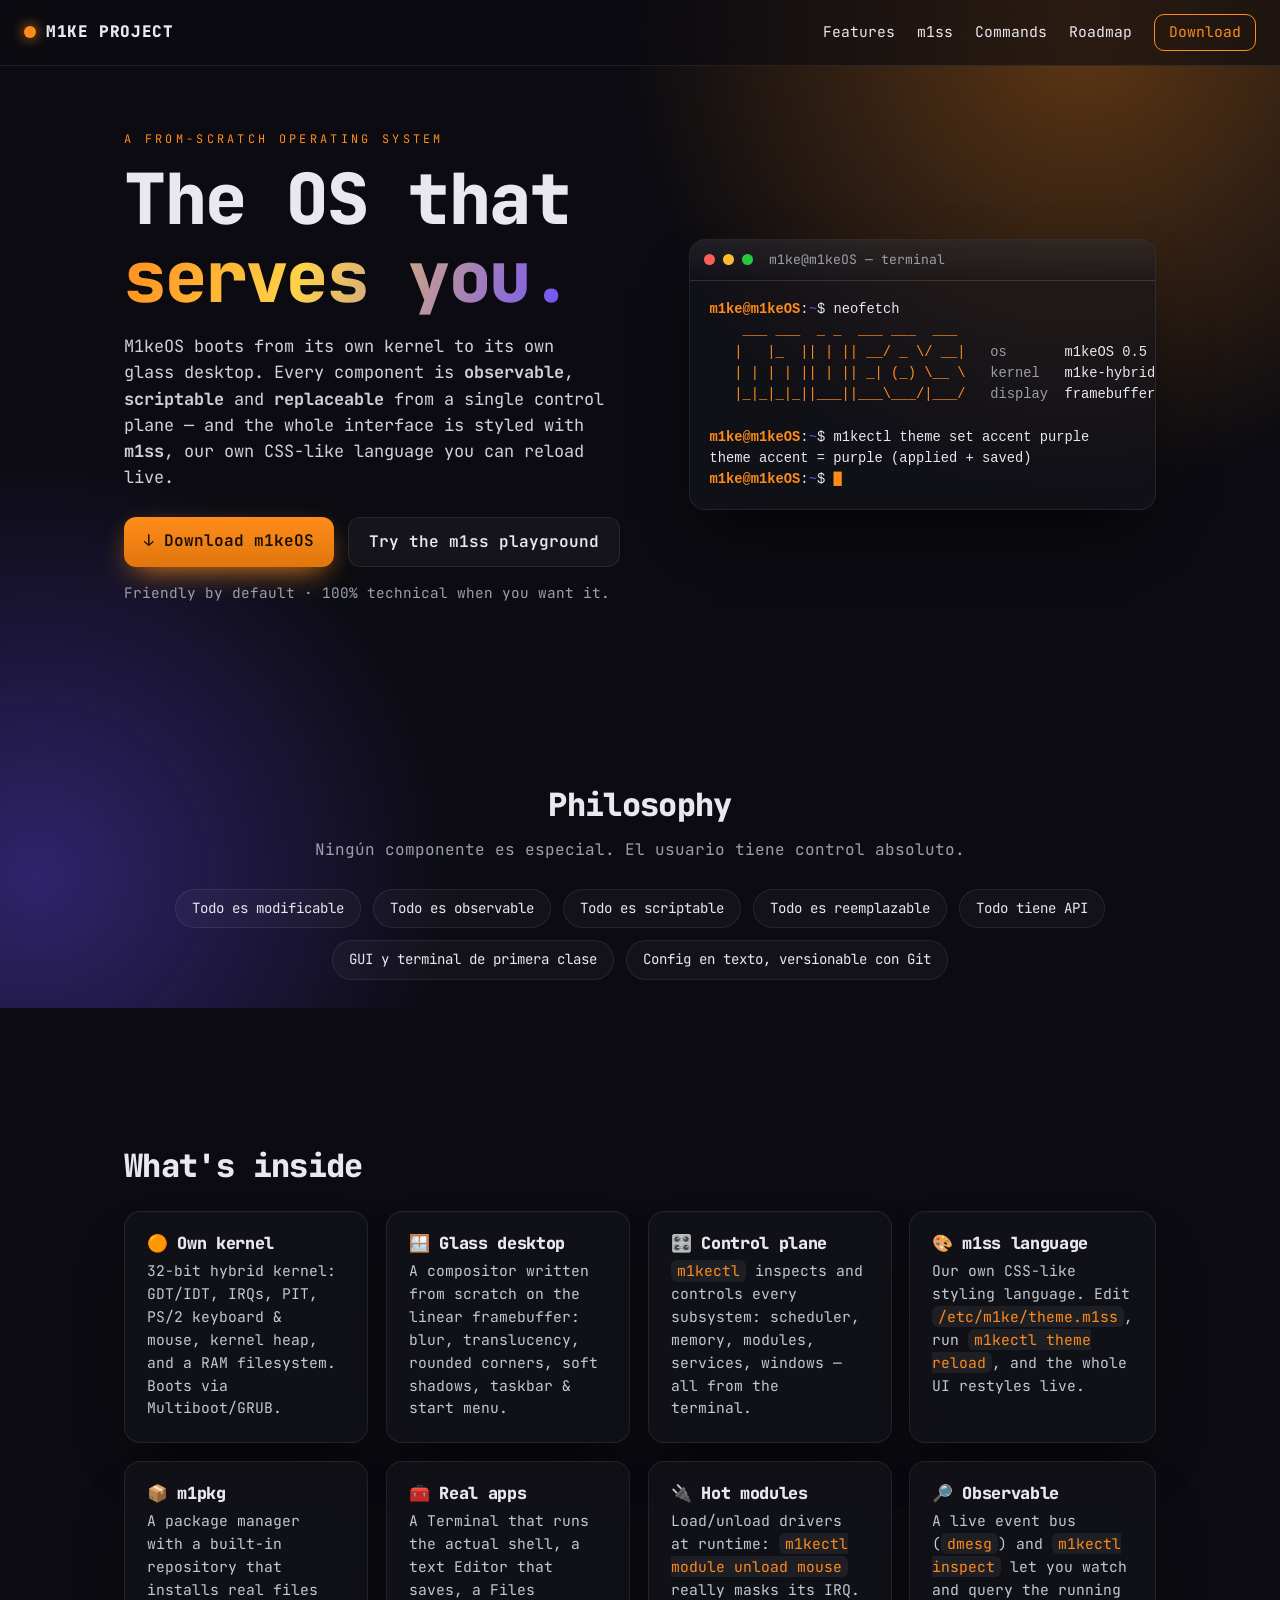
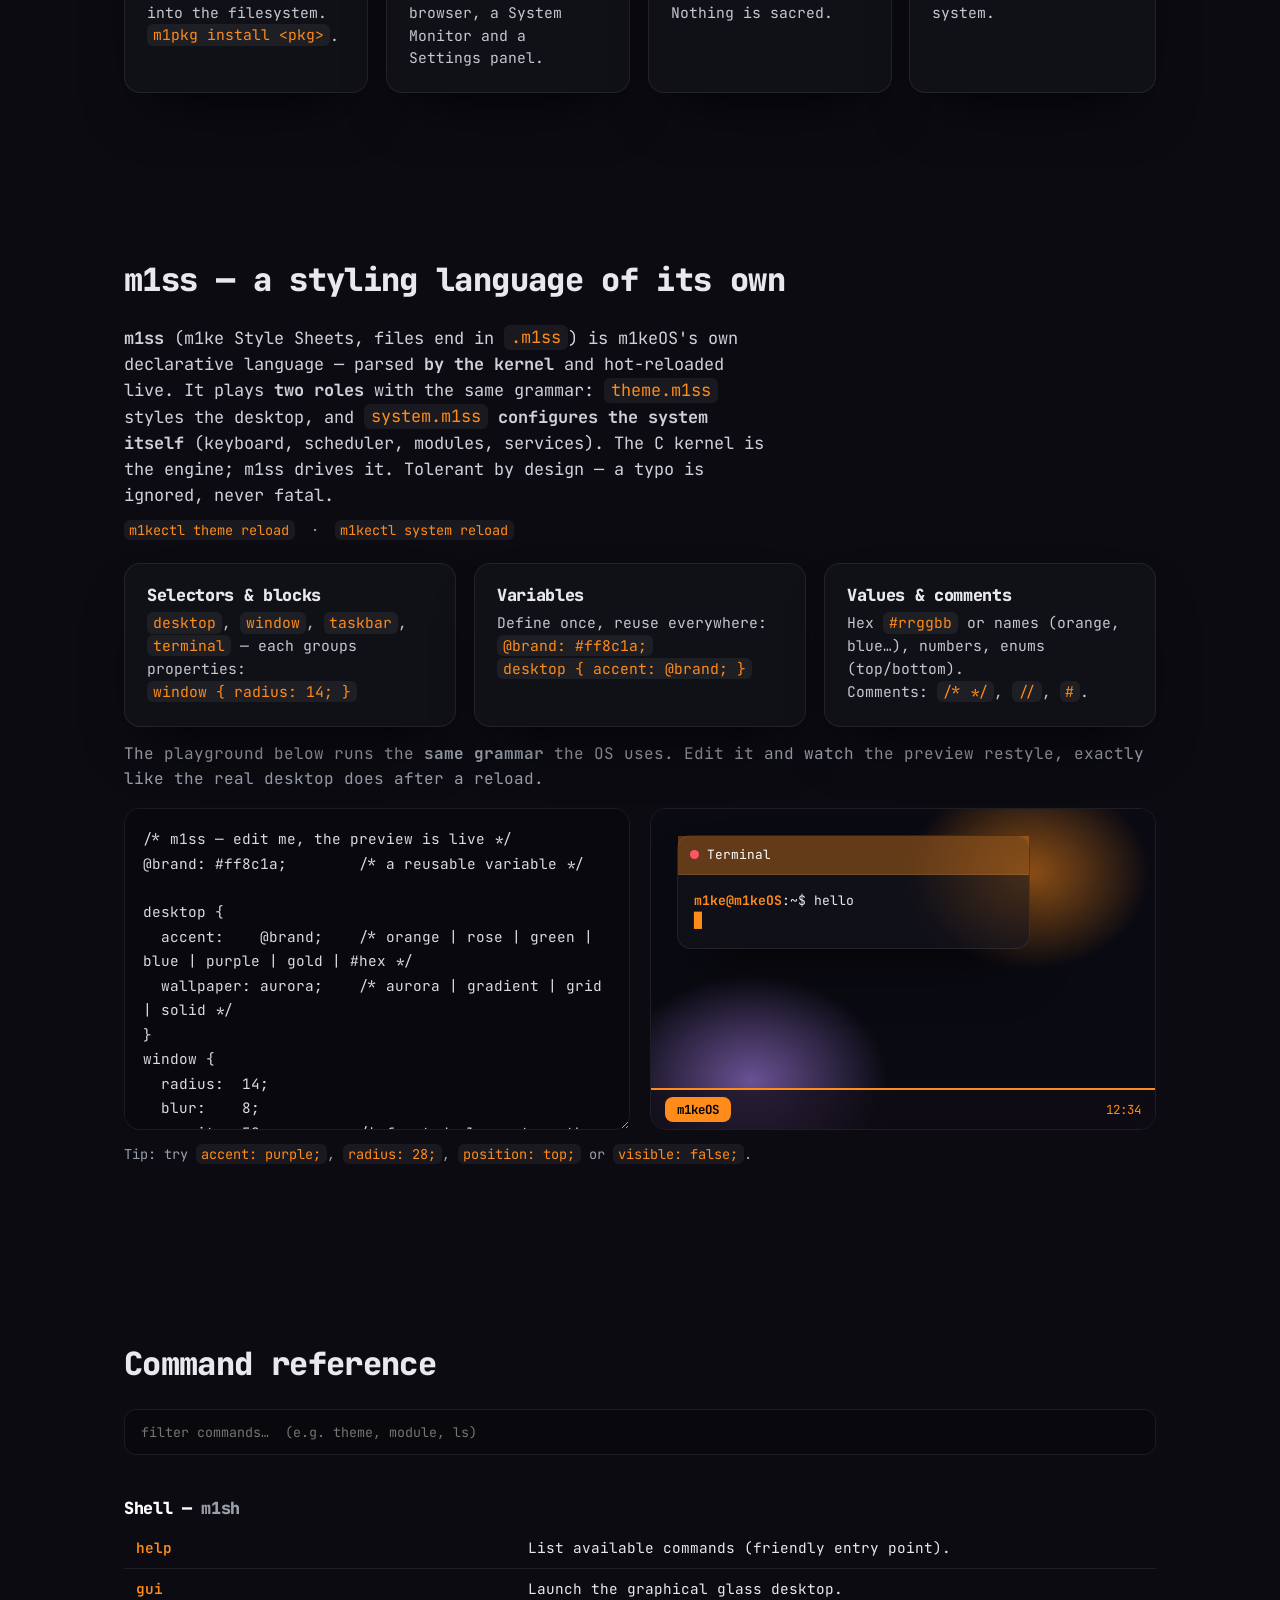
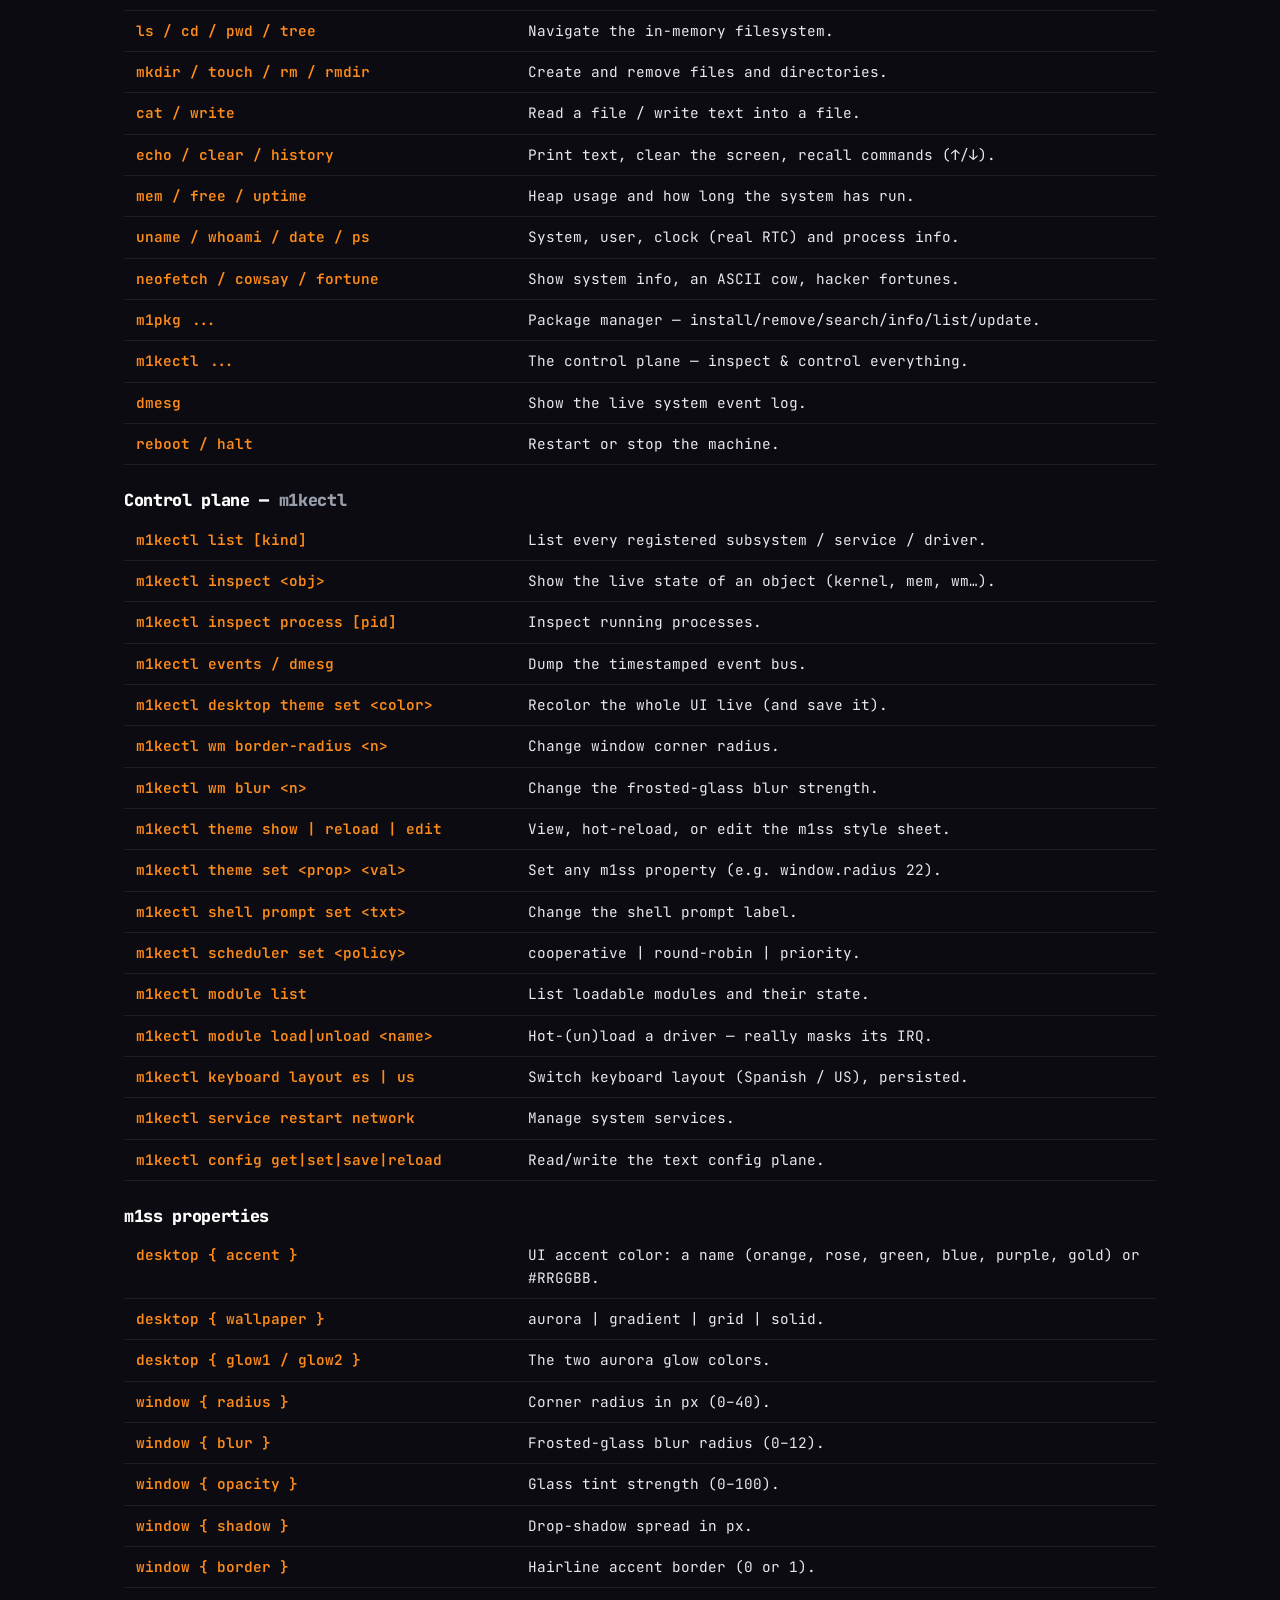
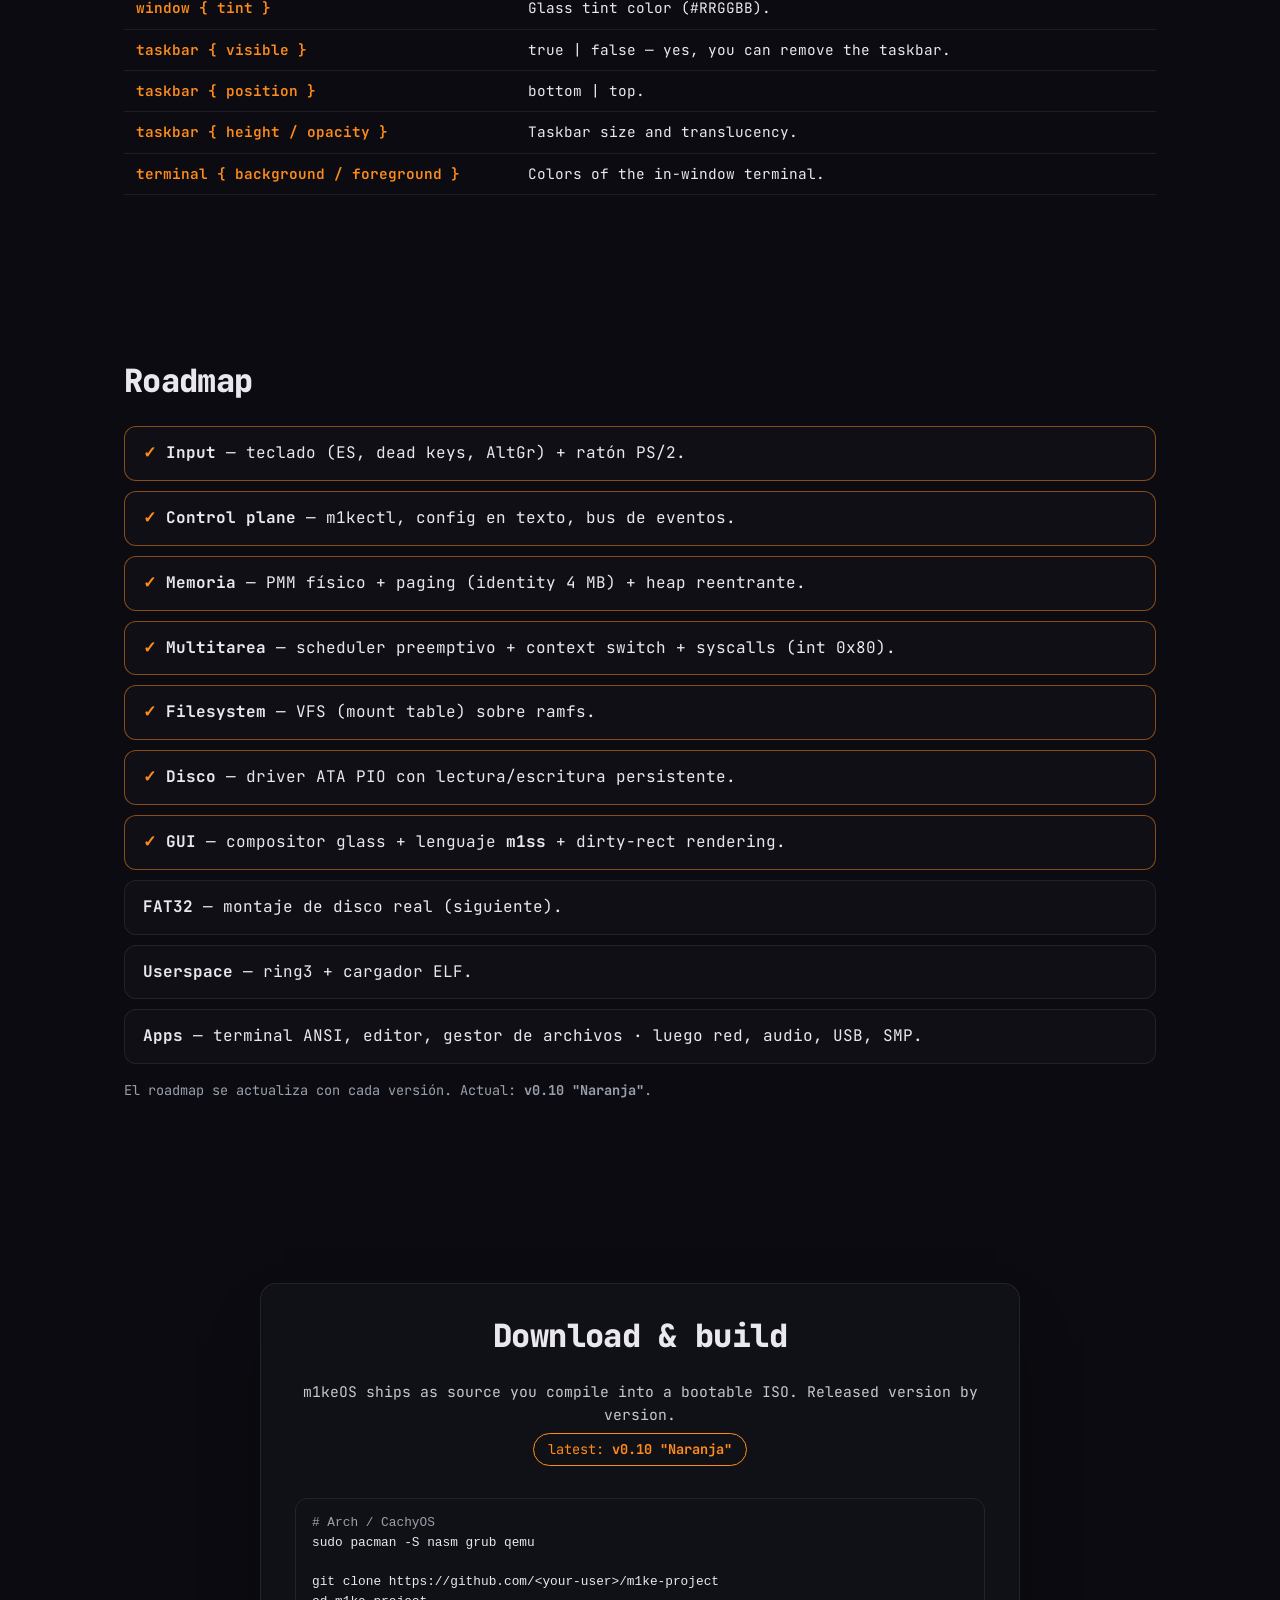
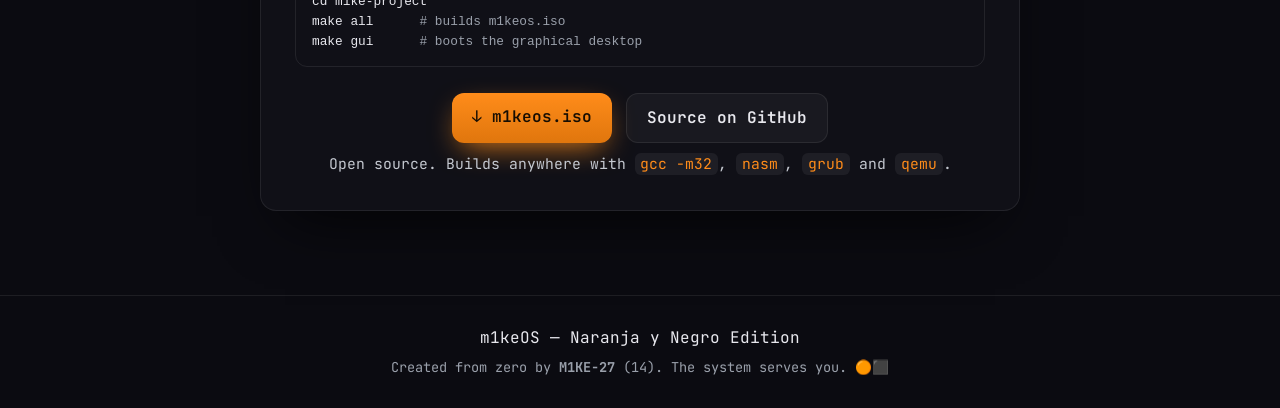
<file: index.html>
<!DOCTYPE html>
<html lang="en">
<head>
<meta charset="UTF-8" />
<meta name="viewport" content="width=device-width, initial-scale=1.0" />
<title>M1KE PROJECT — a hyper-personalizable operating system</title>
<meta name="description" content="M1keOS: a from-scratch operating system. Everything is observable, scriptable and modifiable from one control plane, and styled with m1ss — our own CSS-like language." />
<link rel="preconnect" href="https://fonts.googleapis.com" />
<link href="https://fonts.googleapis.com/css2?family=JetBrains+Mono:wght@400;500;700;800&display=swap" rel="stylesheet" />
<link rel="stylesheet" href="style.css" />
</head>
<body>
<div class="aurora"></div>

<header class="nav">
  <a class="brand" href="#top"><span class="dot"></span>M1KE&nbsp;PROJECT</a>
  <nav>
    <a href="#features">Features</a>
    <a href="#m1ss">m1ss</a>
    <a href="#commands">Commands</a>
    <a href="#roadmap">Roadmap</a>
    <a class="ghost" href="#download">Download</a>
  </nav>
</header>

<main id="top">
  <!-- ================= HERO ================= -->
  <section class="hero">
    <div class="hero-text">
      <p class="kicker">a from-scratch operating system</p>
      <h1>The OS that<br><span class="grad">serves you.</span></h1>
      <p class="lede">
        M1keOS boots from its own kernel to its own glass desktop. Every component is
        <b>observable</b>, <b>scriptable</b> and <b>replaceable</b> from a single control
        plane — and the whole interface is styled with <b>m1ss</b>, our own CSS-like
        language you can reload live.
      </p>
      <div class="cta">
        <a class="btn primary" href="#download">↓ Download m1keOS</a>
        <a class="btn" href="#m1ss">Try the m1ss playground</a>
      </div>
      <p class="sub">Friendly by default · 100% technical when you want it.</p>
    </div>

    <div class="window glass term" aria-hidden="true">
      <div class="titlebar"><span class="tb-dot r"></span><span class="tb-dot y"></span><span class="tb-dot g"></span><span class="tb-name">m1ke@m1keOS — terminal</span></div>
      <pre class="screen"><span class="p">m1ke@m1keOS</span>:<span class="c">~</span>$ neofetch
<span class="o">    ___ ___  _ _  ___ ___  ___</span>
<span class="o">   |   |_  || | || __/ _ \/ __|</span>   <span class="dim">os      </span> m1keOS 0.5 "Naranja"
<span class="o">   | | | | || | || _| (_) \__ \</span>   <span class="dim">kernel  </span> m1ke-hybrid 32-bit
<span class="o">   |_|_|_|_||___||___\___/|___/</span>   <span class="dim">display </span> framebuffer 1024x768x32

<span class="p">m1ke@m1keOS</span>:<span class="c">~</span>$ m1kectl theme set accent purple
theme accent = purple (applied + saved)
<span class="p">m1ke@m1keOS</span>:<span class="c">~</span>$ <span class="cursor">█</span></pre>
    </div>
  </section>

  <!-- ================= PHILOSOPHY ================= -->
  <section class="philo">
    <h2 class="center">Philosophy</h2>
    <p class="center muted">Ningún componente es especial. El usuario tiene control absoluto.</p>
    <div class="chips">
      <span>Todo es modificable</span><span>Todo es observable</span>
      <span>Todo es scriptable</span><span>Todo es reemplazable</span>
      <span>Todo tiene API</span><span>GUI y terminal de primera clase</span>
      <span>Config en texto, versionable con Git</span>
    </div>
  </section>

  <!-- ================= FEATURES ================= -->
  <section id="features">
    <h2>What's inside</h2>
    <div class="grid">
      <div class="card glass"><h3>🟠 Own kernel</h3><p>32-bit hybrid kernel: GDT/IDT, IRQs, PIT, PS/2 keyboard &amp; mouse, kernel heap, and a RAM filesystem. Boots via Multiboot/GRUB.</p></div>
      <div class="card glass"><h3>🪟 Glass desktop</h3><p>A compositor written from scratch on the linear framebuffer: blur, translucency, rounded corners, soft shadows, taskbar &amp; start menu.</p></div>
      <div class="card glass"><h3>🎛️ Control plane</h3><p><code>m1kectl</code> inspects and controls every subsystem: scheduler, memory, modules, services, windows — all from the terminal.</p></div>
      <div class="card glass"><h3>🎨 m1ss language</h3><p>Our own CSS-like styling language. Edit <code>/etc/m1ke/theme.m1ss</code>, run <code>m1kectl theme reload</code>, and the whole UI restyles live.</p></div>
      <div class="card glass"><h3>📦 m1pkg</h3><p>A package manager with a built-in repository that installs real files into the filesystem. <code>m1pkg install &lt;pkg&gt;</code>.</p></div>
      <div class="card glass"><h3>🧰 Real apps</h3><p>A Terminal that runs the actual shell, a text Editor that saves, a Files browser, a System Monitor and a Settings panel.</p></div>
      <div class="card glass"><h3>🔌 Hot modules</h3><p>Load/unload drivers at runtime: <code>m1kectl module unload mouse</code> really masks its IRQ. Nothing is sacred.</p></div>
      <div class="card glass"><h3>🔎 Observable</h3><p>A live event bus (<code>dmesg</code>) and <code>m1kectl inspect</code> let you watch and query the running system.</p></div>
    </div>
  </section>

  <!-- ================= m1ss LANGUAGE ================= -->
  <section id="m1ss">
    <h2>m1ss — a styling language of its own</h2>
    <p class="lede" style="max-width:64ch">
      <b>m1ss</b> (m1ke Style Sheets, files end in <code>.m1ss</code>) is m1keOS's own
      declarative language — parsed <b>by the kernel</b> and hot-reloaded live. It plays
      <b>two roles</b> with the same grammar: <code>theme.m1ss</code> styles the desktop,
      and <code>system.m1ss</code> <b>configures the system itself</b> (keyboard,
      scheduler, modules, services). The C kernel is the engine; m1ss drives it.
      Tolerant by design — a typo is ignored, never fatal.
    </p>
    <p class="muted small" style="margin-top:-6px">
      <code>m1kectl theme reload</code> &nbsp;·&nbsp; <code>m1kectl system reload</code>
    </p>

    <div class="grid" style="grid-template-columns:repeat(3,1fr); margin:22px 0 10px">
      <div class="card glass"><h3>Selectors &amp; blocks</h3><p><code>desktop</code>, <code>window</code>, <code>taskbar</code>, <code>terminal</code> — each groups properties:<br><code>window { radius: 14; }</code></p></div>
      <div class="card glass"><h3>Variables</h3><p>Define once, reuse everywhere:<br><code>@brand: #ff8c1a;</code><br><code>desktop { accent: @brand; }</code></p></div>
      <div class="card glass"><h3>Values &amp; comments</h3><p>Hex <code>#rrggbb</code> or names (orange, blue…), numbers, enums (top/bottom).<br>Comments: <code>/* */</code>, <code>//</code>, <code>#</code>.</p></div>
    </div>

    <p class="muted">The playground below runs the <b>same grammar</b> the OS uses. Edit it and watch the preview restyle, exactly like the real desktop does after a reload.</p>
    <div class="playground">
      <textarea id="m1ss-input" spellcheck="false">/* m1ss — edit me, the preview is live */
@brand: #ff8c1a;        /* a reusable variable */

desktop {
  accent:    @brand;    /* orange | rose | green | blue | purple | gold | #hex */
  wallpaper: aurora;    /* aurora | gradient | grid | solid */
}
window {
  radius:  14;
  blur:    8;
  opacity: 58;          /* frosted-glass strength 0..100 */
  shadow:  16;
}
taskbar {
  visible:  true;
  position: bottom;     /* bottom | top */
}</textarea>
      <div class="preview" id="preview">
        <div class="pv-wall" id="pv-wall">
          <div class="pv-win glass" id="pv-win">
            <div class="pv-tb" id="pv-tb"><span></span>Terminal</div>
            <div class="pv-body"><span class="pv-prompt">m1ke@m1keOS</span>:~$ hello<br><span class="pv-cur">█</span></div>
          </div>
          <div class="pv-bar" id="pv-bar"><span class="pv-start" id="pv-start">m1keOS</span><span class="pv-clock">12:34</span></div>
        </div>
      </div>
    </div>
    <p class="muted small">Tip: try <code>accent: purple;</code>, <code>radius: 28;</code>, <code>position: top;</code> or <code>visible: false;</code>.</p>
  </section>

  <!-- ================= COMMANDS ================= -->
  <section id="commands">
    <h2>Command reference</h2>
    <div class="cmd-search">
      <input id="cmd-filter" type="text" placeholder="filter commands…  (e.g. theme, module, ls)" />
    </div>

    <h3 class="sub-h">Shell — <span class="dim">m1sh</span></h3>
    <table class="cmd"><tbody id="tbl-shell"></tbody></table>

    <h3 class="sub-h">Control plane — <span class="dim">m1kectl</span></h3>
    <table class="cmd"><tbody id="tbl-ctl"></tbody></table>

    <h3 class="sub-h">m1ss properties</h3>
    <table class="cmd"><tbody id="tbl-m1ss"></tbody></table>
  </section>

  <!-- ================= ROADMAP ================= -->
  <section id="roadmap">
    <h2>Roadmap</h2>
    <ol class="phases">
      <li class="done"><b>Input</b> — teclado (ES, dead keys, AltGr) + ratón PS/2.</li>
      <li class="done"><b>Control plane</b> — m1kectl, config en texto, bus de eventos.</li>
      <li class="done"><b>Memoria</b> — PMM físico + paging (identity 4&nbsp;MB) + heap reentrante.</li>
      <li class="done"><b>Multitarea</b> — scheduler preemptivo + context switch + syscalls (int&nbsp;0x80).</li>
      <li class="done"><b>Filesystem</b> — VFS (mount table) sobre ramfs.</li>
      <li class="done"><b>Disco</b> — driver ATA PIO con lectura/escritura persistente.</li>
      <li class="done"><b>GUI</b> — compositor glass + lenguaje <b>m1ss</b> + dirty-rect rendering.</li>
      <li><b>FAT32</b> — montaje de disco real (siguiente).</li>
      <li><b>Userspace</b> — ring3 + cargador ELF.</li>
      <li><b>Apps</b> — terminal ANSI, editor, gestor de archivos · luego red, audio, USB, SMP.</li>
    </ol>
    <p class="muted small">El roadmap se actualiza con cada versión. Actual: <b>v0.10 "Naranja"</b>.</p>
  </section>

  <!-- ================= DOWNLOAD ================= -->
  <section id="download" class="download">
    <div class="card glass dl">
      <h2>Download &amp; build</h2>
      <p>m1keOS ships as source you compile into a bootable ISO. Released version by version.</p>
      <div class="dl-version">latest: <b>v0.10 "Naranja"</b></div>
      <pre class="screen sm"><span class="dim"># Arch / CachyOS</span>
sudo pacman -S nasm grub qemu

git clone https://github.com/&lt;your-user&gt;/m1ke-project
cd m1ke-project
make all      <span class="dim"># builds m1keos.iso</span>
make gui      <span class="dim"># boots the graphical desktop</span></pre>
      <div class="cta">
        <a class="btn primary" id="iso-link" href="#">↓ m1keos.iso</a>
        <a class="btn" href="https://github.com/">Source on GitHub</a>
      </div>
      <p class="small muted">Open source. Builds anywhere with <code>gcc -m32</code>, <code>nasm</code>, <code>grub</code> and <code>qemu</code>.</p>
    </div>
  </section>
</main>

<footer>
  <div>m1keOS — Naranja y Negro Edition</div>
  <div class="muted small">Created from zero by <b>M1KE-27</b> (14). The system serves you. 🟠⬛</div>
</footer>

<script src="app.js"></script>
</body>
</html>
</file>
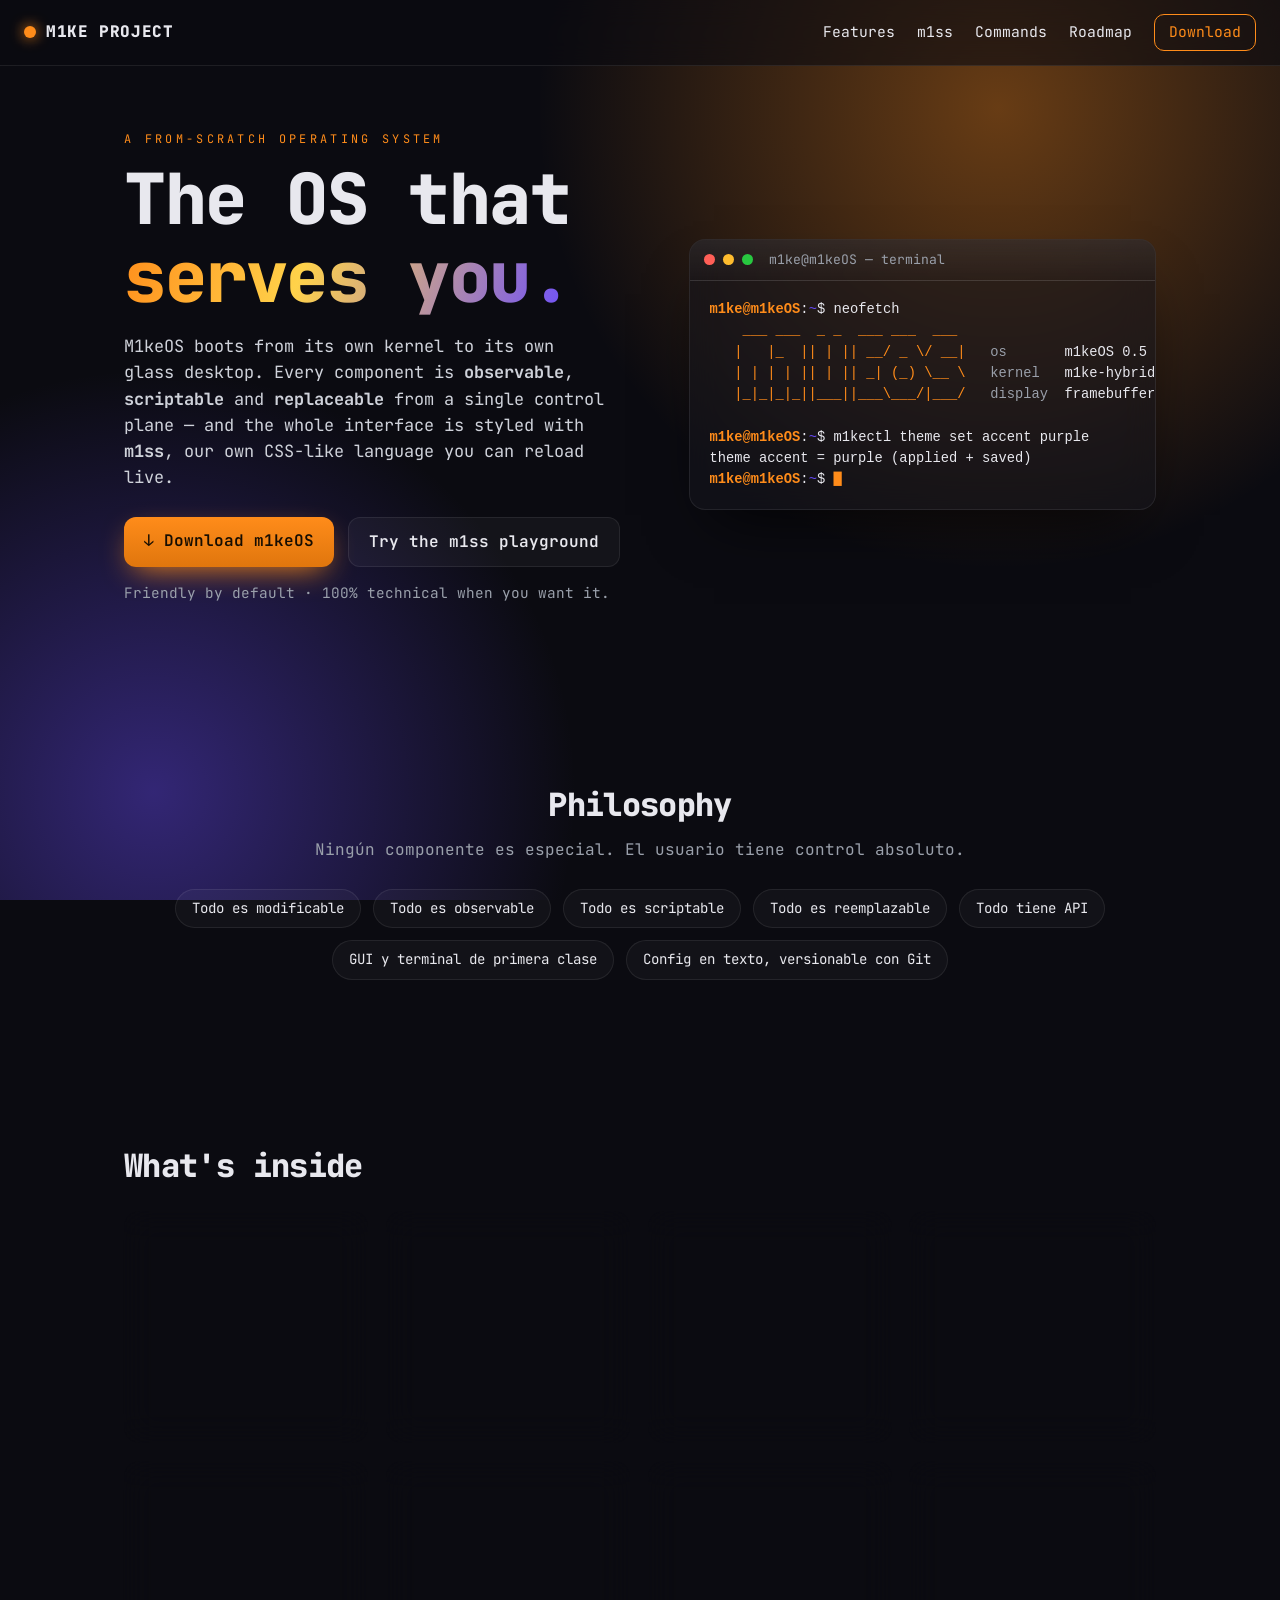
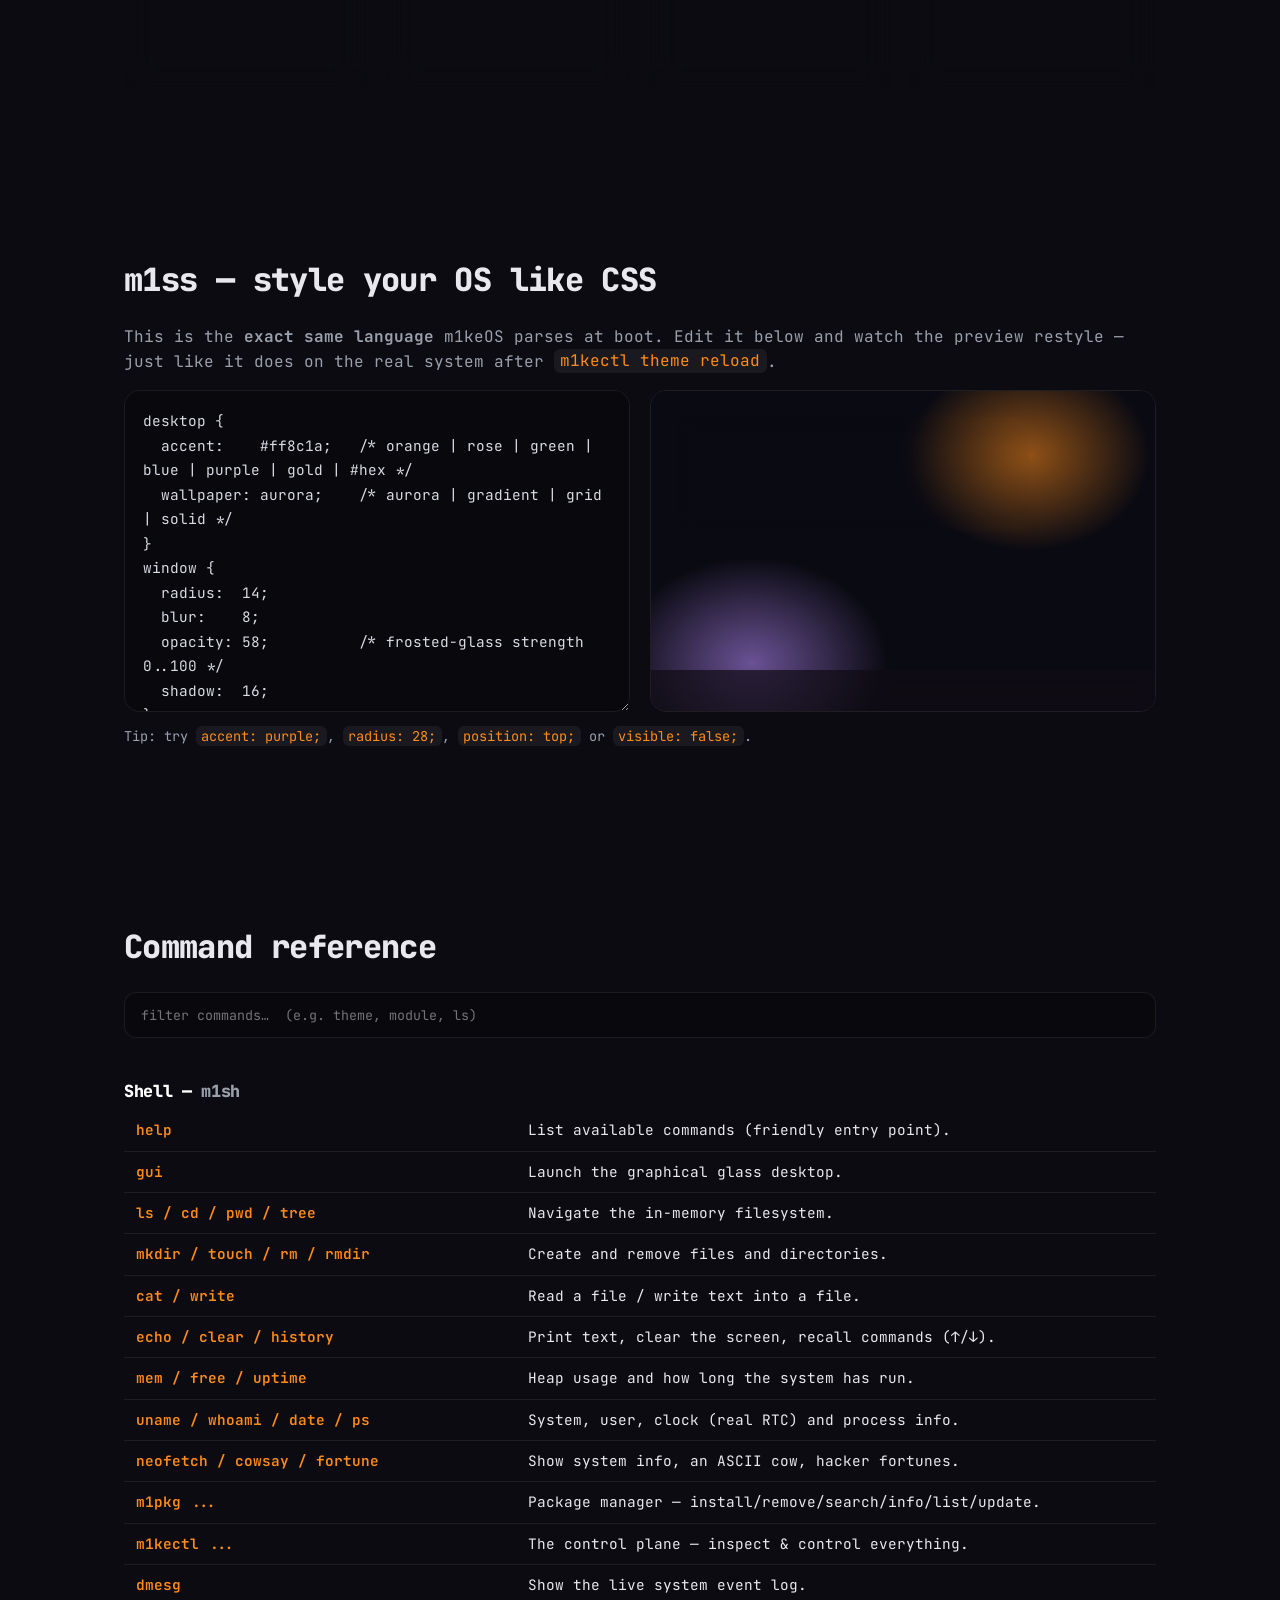
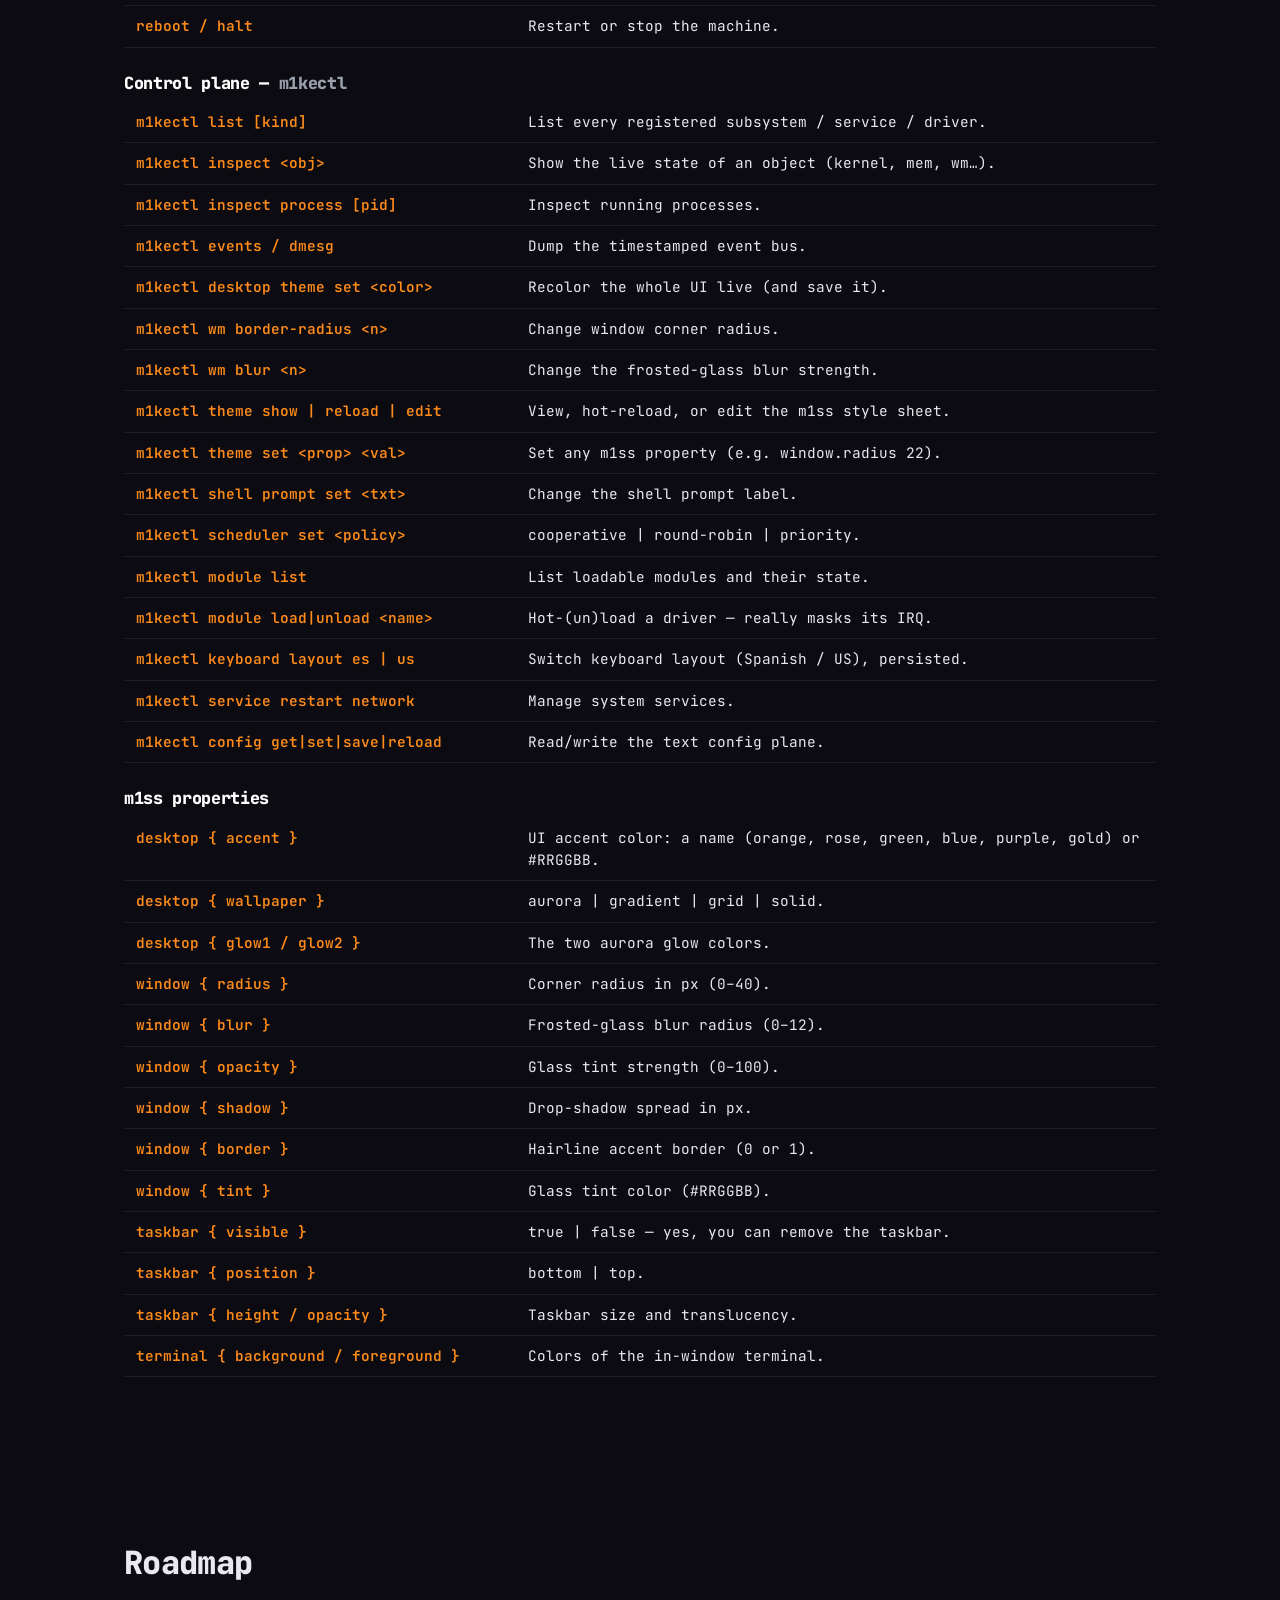
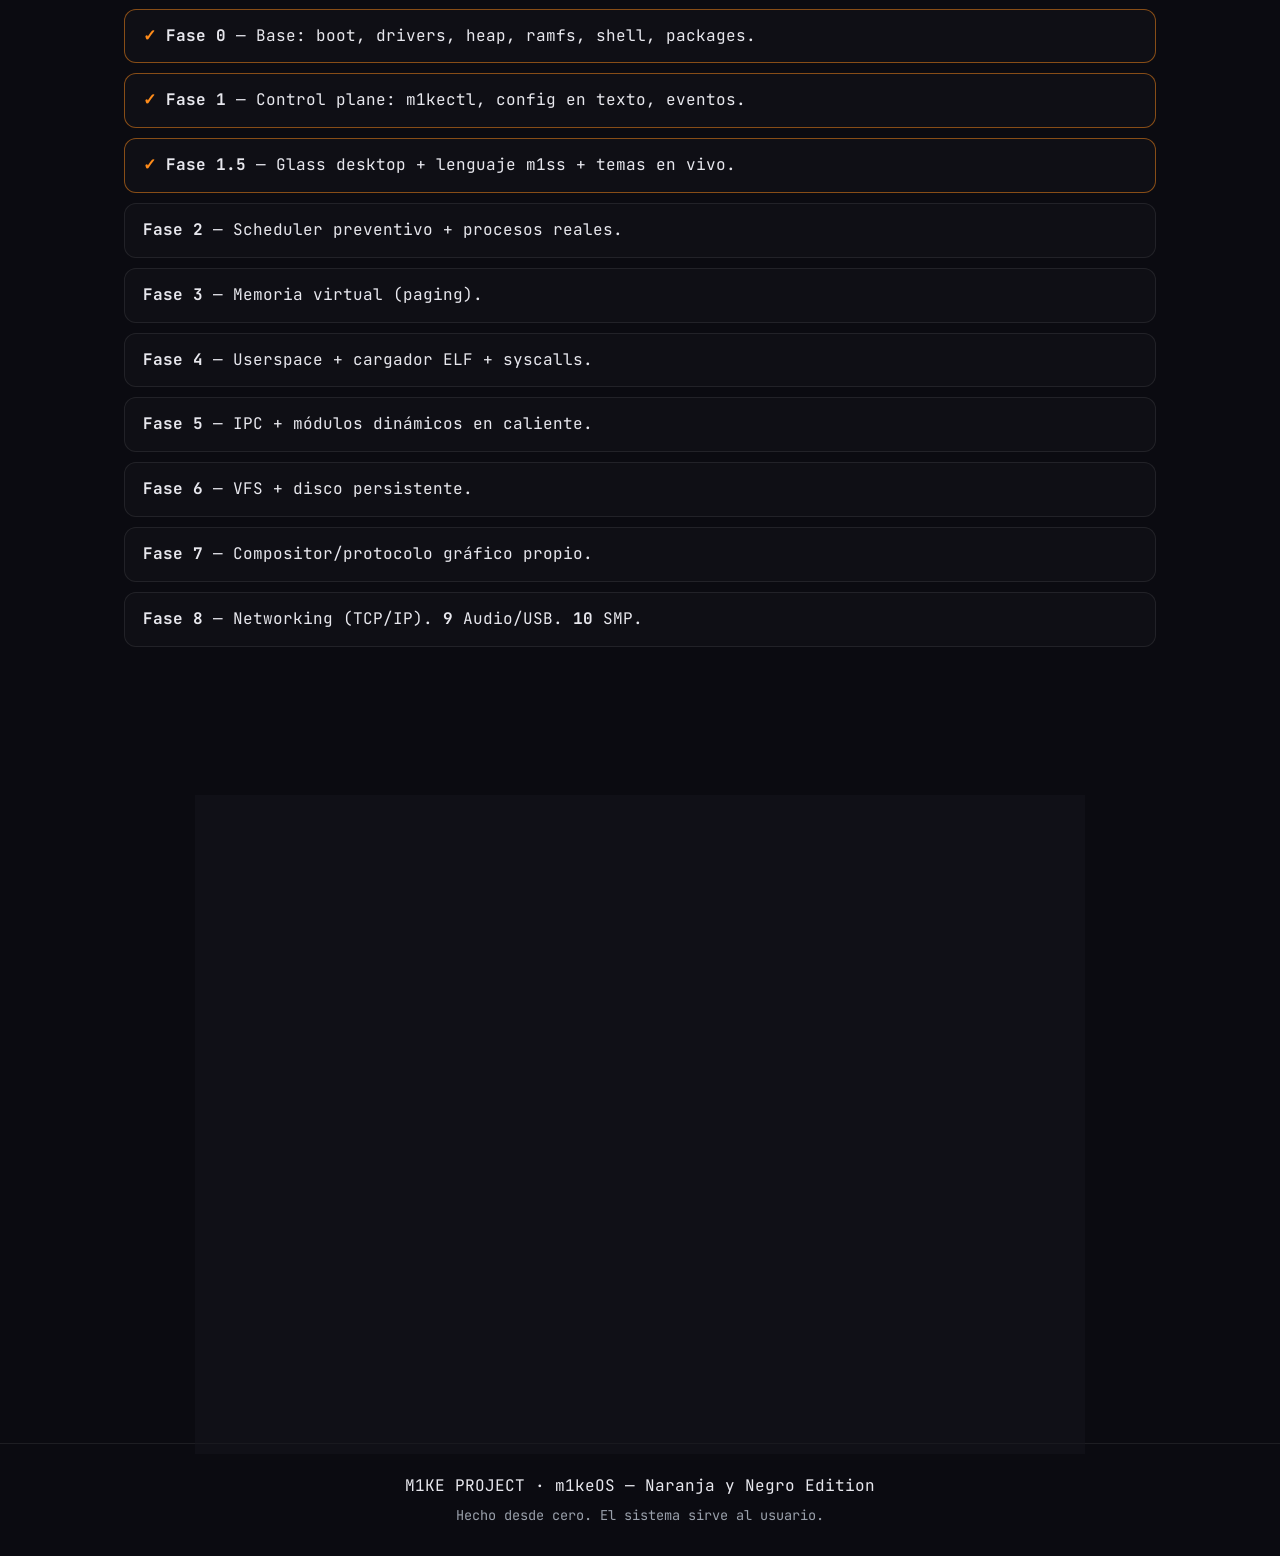
<file: web/index.html>
<!DOCTYPE html>
<html lang="en">
<head>
<meta charset="UTF-8" />
<meta name="viewport" content="width=device-width, initial-scale=1.0" />
<title>M1KE PROJECT — a hyper-personalizable operating system</title>
<meta name="description" content="M1keOS: a from-scratch operating system. Everything is observable, scriptable and modifiable from one control plane, and styled with m1ss — our own CSS-like language." />
<link rel="preconnect" href="https://fonts.googleapis.com" />
<link href="https://fonts.googleapis.com/css2?family=JetBrains+Mono:wght@400;500;700;800&display=swap" rel="stylesheet" />
<link rel="stylesheet" href="style.css" />
</head>
<body>
<div class="aurora"></div>

<header class="nav">
  <a class="brand" href="#top"><span class="dot"></span>M1KE&nbsp;PROJECT</a>
  <nav>
    <a href="#features">Features</a>
    <a href="#m1ss">m1ss</a>
    <a href="#commands">Commands</a>
    <a href="#roadmap">Roadmap</a>
    <a class="ghost" href="#download">Download</a>
  </nav>
</header>

<main id="top">
  <!-- ================= HERO ================= -->
  <section class="hero">
    <div class="hero-text">
      <p class="kicker">a from-scratch operating system</p>
      <h1>The OS that<br><span class="grad">serves you.</span></h1>
      <p class="lede">
        M1keOS boots from its own kernel to its own glass desktop. Every component is
        <b>observable</b>, <b>scriptable</b> and <b>replaceable</b> from a single control
        plane — and the whole interface is styled with <b>m1ss</b>, our own CSS-like
        language you can reload live.
      </p>
      <div class="cta">
        <a class="btn primary" href="#download">↓ Download m1keOS</a>
        <a class="btn" href="#m1ss">Try the m1ss playground</a>
      </div>
      <p class="sub">Friendly by default · 100% technical when you want it.</p>
    </div>

    <div class="window glass term" aria-hidden="true">
      <div class="titlebar"><span class="tb-dot r"></span><span class="tb-dot y"></span><span class="tb-dot g"></span><span class="tb-name">m1ke@m1keOS — terminal</span></div>
      <pre class="screen"><span class="p">m1ke@m1keOS</span>:<span class="c">~</span>$ neofetch
<span class="o">    ___ ___  _ _  ___ ___  ___</span>
<span class="o">   |   |_  || | || __/ _ \/ __|</span>   <span class="dim">os      </span> m1keOS 0.5 "Naranja"
<span class="o">   | | | | || | || _| (_) \__ \</span>   <span class="dim">kernel  </span> m1ke-hybrid 32-bit
<span class="o">   |_|_|_|_||___||___\___/|___/</span>   <span class="dim">display </span> framebuffer 1024x768x32

<span class="p">m1ke@m1keOS</span>:<span class="c">~</span>$ m1kectl theme set accent purple
theme accent = purple (applied + saved)
<span class="p">m1ke@m1keOS</span>:<span class="c">~</span>$ <span class="cursor">█</span></pre>
    </div>
  </section>

  <!-- ================= PHILOSOPHY ================= -->
  <section class="philo">
    <h2 class="center">Philosophy</h2>
    <p class="center muted">Ningún componente es especial. El usuario tiene control absoluto.</p>
    <div class="chips">
      <span>Todo es modificable</span><span>Todo es observable</span>
      <span>Todo es scriptable</span><span>Todo es reemplazable</span>
      <span>Todo tiene API</span><span>GUI y terminal de primera clase</span>
      <span>Config en texto, versionable con Git</span>
    </div>
  </section>

  <!-- ================= FEATURES ================= -->
  <section id="features">
    <h2>What's inside</h2>
    <div class="grid">
      <div class="card glass"><h3>🟠 Own kernel</h3><p>32-bit hybrid kernel: GDT/IDT, IRQs, PIT, PS/2 keyboard &amp; mouse, kernel heap, and a RAM filesystem. Boots via Multiboot/GRUB.</p></div>
      <div class="card glass"><h3>🪟 Glass desktop</h3><p>A compositor written from scratch on the linear framebuffer: blur, translucency, rounded corners, soft shadows, taskbar &amp; start menu.</p></div>
      <div class="card glass"><h3>🎛️ Control plane</h3><p><code>m1kectl</code> inspects and controls every subsystem: scheduler, memory, modules, services, windows — all from the terminal.</p></div>
      <div class="card glass"><h3>🎨 m1ss language</h3><p>Our own CSS-like styling language. Edit <code>/etc/m1ke/theme.m1ss</code>, run <code>m1kectl theme reload</code>, and the whole UI restyles live.</p></div>
      <div class="card glass"><h3>📦 m1pkg</h3><p>A package manager with a built-in repository that installs real files into the filesystem. <code>m1pkg install &lt;pkg&gt;</code>.</p></div>
      <div class="card glass"><h3>🧰 Real apps</h3><p>A Terminal that runs the actual shell, a text Editor that saves, a Files browser, a System Monitor and a Settings panel.</p></div>
      <div class="card glass"><h3>🔌 Hot modules</h3><p>Load/unload drivers at runtime: <code>m1kectl module unload mouse</code> really masks its IRQ. Nothing is sacred.</p></div>
      <div class="card glass"><h3>🔎 Observable</h3><p>A live event bus (<code>dmesg</code>) and <code>m1kectl inspect</code> let you watch and query the running system.</p></div>
    </div>
  </section>

  <!-- ================= m1ss PLAYGROUND ================= -->
  <section id="m1ss">
    <h2>m1ss — style your OS like CSS</h2>
    <p class="muted">This is the <b>exact same language</b> m1keOS parses at boot. Edit it below and watch the preview restyle — just like it does on the real system after <code>m1kectl theme reload</code>.</p>
    <div class="playground">
      <textarea id="m1ss-input" spellcheck="false">desktop {
  accent:    #ff8c1a;   /* orange | rose | green | blue | purple | gold | #hex */
  wallpaper: aurora;    /* aurora | gradient | grid | solid */
}
window {
  radius:  14;
  blur:    8;
  opacity: 58;          /* frosted-glass strength 0..100 */
  shadow:  16;
}
taskbar {
  visible:  true;
  position: bottom;     /* bottom | top */
}</textarea>
      <div class="preview" id="preview">
        <div class="pv-wall" id="pv-wall">
          <div class="pv-win glass" id="pv-win">
            <div class="pv-tb" id="pv-tb"><span></span>Terminal</div>
            <div class="pv-body"><span class="pv-prompt">m1ke@m1keOS</span>:~$ hello<br><span class="pv-cur">█</span></div>
          </div>
          <div class="pv-bar" id="pv-bar"><span class="pv-start" id="pv-start">m1keOS</span><span class="pv-clock">12:34</span></div>
        </div>
      </div>
    </div>
    <p class="muted small">Tip: try <code>accent: purple;</code>, <code>radius: 28;</code>, <code>position: top;</code> or <code>visible: false;</code>.</p>
  </section>

  <!-- ================= COMMANDS ================= -->
  <section id="commands">
    <h2>Command reference</h2>
    <div class="cmd-search">
      <input id="cmd-filter" type="text" placeholder="filter commands…  (e.g. theme, module, ls)" />
    </div>

    <h3 class="sub-h">Shell — <span class="dim">m1sh</span></h3>
    <table class="cmd"><tbody id="tbl-shell"></tbody></table>

    <h3 class="sub-h">Control plane — <span class="dim">m1kectl</span></h3>
    <table class="cmd"><tbody id="tbl-ctl"></tbody></table>

    <h3 class="sub-h">m1ss properties</h3>
    <table class="cmd"><tbody id="tbl-m1ss"></tbody></table>
  </section>

  <!-- ================= ROADMAP ================= -->
  <section id="roadmap">
    <h2>Roadmap</h2>
    <ol class="phases">
      <li class="done"><b>Fase 0</b> — Base: boot, drivers, heap, ramfs, shell, packages.</li>
      <li class="done"><b>Fase 1</b> — Control plane: m1kectl, config en texto, eventos.</li>
      <li class="done"><b>Fase 1.5</b> — Glass desktop + lenguaje m1ss + temas en vivo.</li>
      <li><b>Fase 2</b> — Scheduler preventivo + procesos reales.</li>
      <li><b>Fase 3</b> — Memoria virtual (paging).</li>
      <li><b>Fase 4</b> — Userspace + cargador ELF + syscalls.</li>
      <li><b>Fase 5</b> — IPC + módulos dinámicos en caliente.</li>
      <li><b>Fase 6</b> — VFS + disco persistente.</li>
      <li><b>Fase 7</b> — Compositor/protocolo gráfico propio.</li>
      <li><b>Fase 8</b> — Networking (TCP/IP). <b>9</b> Audio/USB. <b>10</b> SMP.</li>
    </ol>
  </section>

  <!-- ================= DOWNLOAD ================= -->
  <section id="download" class="download">
    <div class="card glass dl">
      <h2>Download &amp; build</h2>
      <p>m1keOS ships as source you compile into a bootable ISO. Released version by version.</p>
      <div class="dl-version">latest: <b>v0.5 "Naranja"</b></div>
      <pre class="screen sm"><span class="dim"># Arch / CachyOS</span>
sudo pacman -S nasm grub qemu

git clone https://github.com/&lt;your-user&gt;/m1ke-project
cd m1ke-project
make all      <span class="dim"># builds m1keos.iso</span>
make gui      <span class="dim"># boots the graphical desktop</span></pre>
      <div class="cta">
        <a class="btn primary" id="iso-link" href="#">↓ m1keos.iso</a>
        <a class="btn" href="https://github.com/">Source on GitHub</a>
      </div>
      <p class="small muted">Open source. Builds anywhere with <code>gcc -m32</code>, <code>nasm</code>, <code>grub</code> and <code>qemu</code>.</p>
    </div>
  </section>
</main>

<footer>
  <div>M1KE PROJECT · m1keOS — Naranja y Negro Edition</div>
  <div class="muted small">Hecho desde cero. El sistema sirve al usuario.</div>
</footer>

<script src="app.js"></script>
</body>
</html>
</file>
<file: style.css>
/* M1KE PROJECT website — code/terminal theme, glassmorphism (real CSS this time) */
:root{
  --bg:#0b0b11; --bg2:#0e0e16; --fg:#e8e8ee; --muted:#9aa0ab;
  --accent:#ff8c1a; --accent2:#6a4cff; --glow:#ff8c1a;
  --glass:rgba(22,22,30,.55); --line:rgba(255,255,255,.08);
  --mono:"JetBrains Mono",ui-monospace,Menlo,Consolas,monospace;
  --radius:16px;
}
*{box-sizing:border-box}
html{scroll-behavior:smooth}
body{
  margin:0; font-family:var(--mono); color:var(--fg);
  background:var(--bg); line-height:1.55; overflow-x:hidden;
}
.aurora{
  position:fixed; inset:-12%; z-index:-1; pointer-events:none;
  background:
    radial-gradient(60vw 60vw at 78% 12%, color-mix(in srgb,var(--accent) 34%, transparent), transparent 60%),
    radial-gradient(55vw 55vw at 12% 88%, color-mix(in srgb,var(--accent2) 38%, transparent), transparent 60%),
    var(--bg);
  animation: aurora-drift 28s ease-in-out infinite alternate;
  will-change: transform;
}
@keyframes aurora-drift{
  from{ transform: translate3d(0,0,0) scale(1); }
  to{   transform: translate3d(1.8%, -1.4%, 0) scale(1.06); }
}
a{color:inherit;text-decoration:none}
code{font-family:var(--mono); background:rgba(255,255,255,.06); padding:.08em .4em; border-radius:6px; color:var(--accent)}
h1,h2,h3{font-weight:800; letter-spacing:-.02em; line-height:1.1}
section{max-width:1080px; margin:0 auto; padding:84px 24px}
.center{text-align:center}
.muted{color:var(--muted)}
.small{font-size:.85rem}
.dim{color:var(--muted)}

/* nav */
.nav{position:sticky; top:0; z-index:50; display:flex; align-items:center; justify-content:space-between;
  padding:14px 24px; backdrop-filter:blur(14px); background:rgba(11,11,17,.6); border-bottom:1px solid var(--line)}
.brand{font-weight:800; letter-spacing:.04em; display:flex; align-items:center; gap:10px}
.brand .dot{width:12px;height:12px;border-radius:50%;background:var(--accent);box-shadow:0 0 14px var(--accent)}
.nav nav{display:flex; gap:22px; align-items:center; font-size:.92rem}
.nav nav a:hover{color:var(--accent)}
.nav .ghost{border:1px solid var(--accent); color:var(--accent); padding:6px 14px; border-radius:10px}
.nav .ghost:hover{background:var(--accent); color:#000}

/* hero */
.hero{display:grid; grid-template-columns:1.05fr .95fr; gap:48px; align-items:center; padding-top:64px}
.kicker{text-transform:uppercase; letter-spacing:.28em; font-size:.74rem; color:var(--accent); margin:0 0 12px}
.hero h1{font-size:clamp(2.6rem,6vw,4.4rem); margin:0 0 18px}
.grad{background:linear-gradient(110deg,var(--accent),#ffd24a 40%,var(--accent2)); -webkit-background-clip:text; background-clip:text; color:transparent}
.lede{font-size:1.06rem; color:#cfd2da; max-width:48ch}
.cta{display:flex; gap:14px; margin:26px 0 10px; flex-wrap:wrap}
.sub{color:var(--muted); font-size:.9rem}
.btn{font-family:var(--mono); font-weight:600; padding:12px 20px; border-radius:12px; border:1px solid var(--line);
  background:rgba(255,255,255,.04); transition:.15s; cursor:pointer}
.btn:hover{transform:translateY(-2px); border-color:var(--accent)}
.btn.primary{background:linear-gradient(180deg,var(--accent),#e0760d); color:#160d02; border:none; box-shadow:0 10px 30px -10px var(--accent)}

/* glass + windows */
.glass{background:var(--glass); backdrop-filter:blur(16px); -webkit-backdrop-filter:blur(16px);
  border:1px solid var(--line); border-radius:var(--radius); box-shadow:0 30px 60px -25px rgba(0,0,0,.8)}
.window{overflow:hidden}
.titlebar{display:flex; align-items:center; gap:8px; padding:10px 14px; border-bottom:1px solid var(--line);
  background:linear-gradient(180deg,rgba(255,255,255,.06),transparent)}
.tb-dot{width:11px;height:11px;border-radius:50%}
.tb-dot.r{background:#ff5f57}.tb-dot.y{background:#febc2e}.tb-dot.g{background:#28c840}
.tb-name{margin-left:8px; font-size:.82rem; color:var(--muted)}
.screen{margin:0; padding:18px 20px; font-size:.86rem; white-space:pre; overflow:auto}
.screen.sm{font-size:.8rem; padding:14px 16px}
.screen .p{color:var(--accent); font-weight:700}
.screen .c{color:var(--accent2)}
.screen .o{color:var(--accent)}
.cursor,.pv-cur{color:var(--accent); animation:blink 1s steps(2) infinite}
@keyframes blink{50%{opacity:0}}

/* philosophy */
.philo h2{margin-bottom:6px}
.chips{display:flex; flex-wrap:wrap; gap:12px; justify-content:center; margin-top:26px}
.chips span{border:1px solid var(--line); background:rgba(255,255,255,.03); padding:8px 16px; border-radius:999px; font-size:.88rem}
.chips span:hover{border-color:var(--accent); color:var(--accent)}

/* features */
h2{font-size:2rem; margin:0 0 28px}
.grid{display:grid; grid-template-columns:repeat(4,1fr); gap:18px}
.card{padding:22px}
.card h3{margin:0 0 8px; font-size:1.05rem}
.card p{margin:0; color:#c4c8d0; font-size:.92rem}

/* m1ss playground */
.playground{display:grid; grid-template-columns:1fr 1fr; gap:20px; margin-top:8px}
#m1ss-input{width:100%; min-height:320px; resize:vertical; font-family:var(--mono); font-size:.9rem;
  background:#08080d; color:#d8dbe2; border:1px solid var(--line); border-radius:var(--radius); padding:18px; line-height:1.7}
#m1ss-input:focus{outline:none; border-color:var(--accent)}
.preview{border:1px solid var(--line); border-radius:var(--radius); overflow:hidden; min-height:320px}
.pv-wall{position:relative; height:100%; min-height:320px; padding:26px;
  background:radial-gradient(40% 50% at 75% 20%, color-mix(in srgb,var(--accent) 55%,transparent), transparent 60%),
             radial-gradient(45% 55% at 20% 85%, color-mix(in srgb,var(--accent2) 55%,transparent), transparent 60%), #0a0a12;
  transition:.2s}
.pv-win{width:78%; backdrop-filter:blur(8px)}
.pv-tb{display:flex; align-items:center; gap:8px; padding:9px 12px; color:#fff; font-size:.8rem;
  background:color-mix(in srgb,var(--accent) 35%, transparent); border-bottom:1px solid var(--line)}
.pv-tb span{width:9px;height:9px;border-radius:50%;background:#ff5566}
.pv-body{padding:16px; font-size:.82rem}
.pv-prompt{color:var(--accent); font-weight:700}
.pv-bar{position:absolute; left:0; right:0; bottom:0; display:flex; align-items:center; justify-content:space-between;
  padding:7px 14px; background:rgba(16,12,20,.7); backdrop-filter:blur(8px); border-top:2px solid var(--accent); font-size:.78rem}
.pv-start{background:var(--accent); color:#000; padding:3px 12px; border-radius:8px; font-weight:700}
.pv-clock{color:var(--accent)}

/* commands */
.cmd-search input{width:100%; font-family:var(--mono); padding:13px 16px; border-radius:12px;
  background:#08080d; border:1px solid var(--line); color:var(--fg); margin-bottom:18px}
.cmd-search input:focus{outline:none;border-color:var(--accent)}
.sub-h{font-size:1.05rem; margin:26px 0 10px; color:#fff}
table.cmd{width:100%; border-collapse:collapse; font-size:.9rem}
table.cmd td{padding:9px 12px; border-bottom:1px solid var(--line); vertical-align:top}
table.cmd td:first-child{white-space:nowrap; color:var(--accent); font-weight:600; width:38%}
table.cmd tr:hover{background:rgba(255,255,255,.03)}

/* roadmap */
.phases{list-style:none; padding:0; counter-reset:p}
.phases li{padding:14px 18px; border:1px solid var(--line); border-radius:12px; margin-bottom:10px; background:rgba(255,255,255,.02)}
.phases li.done{border-color:color-mix(in srgb,var(--accent) 50%,transparent)}
.phases li.done::before{content:"✓ "; color:var(--accent); font-weight:800}

/* download */
.download .dl{max-width:760px; margin:0 auto; padding:34px; text-align:center}
.dl .cta{justify-content:center}
.dl-version{display:inline-block; margin:6px 0 16px; padding:5px 14px; border-radius:999px;
  border:1px solid var(--accent); color:var(--accent); font-size:.85rem}
.dl .screen{text-align:left; border:1px solid var(--line); border-radius:12px; margin:16px 0}

footer{border-top:1px solid var(--line); padding:30px 24px; text-align:center; color:var(--fg); display:flex; flex-direction:column; gap:6px}

@media(max-width:880px){
  .hero{grid-template-columns:1fr} .grid{grid-template-columns:repeat(2,1fr)}
  .playground{grid-template-columns:1fr} .nav nav a:not(.ghost){display:none}
}
@media(max-width:520px){ .grid{grid-template-columns:1fr} table.cmd td:first-child{width:auto} }

/* ---------- smooth, soft motion (fast + GPU-friendly) ---------- */
.btn, .chips span, .card, .nav nav a, .phases li, table.cmd tr{
  transition: transform .25s cubic-bezier(.2,.7,.2,1),
              border-color .25s ease, color .2s ease, background .2s ease, box-shadow .25s ease;
}
.card{ will-change: transform; }
.card:hover{ transform: translateY(-4px); border-color: color-mix(in srgb,var(--accent) 40%, var(--line)); }

/* scroll reveal — elements fade/slide in as they enter the viewport */
[data-reveal]{ opacity:0; transform: translateY(18px); }
[data-reveal].in{
  opacity:1; transform:none;
  transition: opacity .6s cubic-bezier(.2,.7,.2,1), transform .6s cubic-bezier(.2,.7,.2,1);
}
[data-reveal].in[style*="--d"]{ transition-delay: var(--d); }

/* the live preview window breathes ever so slightly */
.pv-win{ animation: float 7s ease-in-out infinite; }
@keyframes float{ 0%,100%{ transform: translateY(0); } 50%{ transform: translateY(-6px); } }

/* respect users who prefer no motion */
@media (prefers-reduced-motion: reduce){
  .aurora, .pv-win{ animation: none !important; }
  [data-reveal]{ opacity:1; transform:none; }
  *{ scroll-behavior:auto !important; }
}
</file>
<file: web/style.css>
/* M1KE PROJECT website — code/terminal theme, glassmorphism (real CSS this time) */
:root{
  --bg:#0b0b11; --bg2:#0e0e16; --fg:#e8e8ee; --muted:#9aa0ab;
  --accent:#ff8c1a; --accent2:#6a4cff; --glow:#ff8c1a;
  --glass:rgba(22,22,30,.55); --line:rgba(255,255,255,.08);
  --mono:"JetBrains Mono",ui-monospace,Menlo,Consolas,monospace;
  --radius:16px;
}
*{box-sizing:border-box}
html{scroll-behavior:smooth}
body{
  margin:0; font-family:var(--mono); color:var(--fg);
  background:var(--bg); line-height:1.55; overflow-x:hidden;
}
.aurora{
  position:fixed; inset:0; z-index:-1; pointer-events:none;
  background:
    radial-gradient(60vw 60vw at 78% 12%, color-mix(in srgb,var(--accent) 38%, transparent), transparent 60%),
    radial-gradient(55vw 55vw at 12% 88%, color-mix(in srgb,var(--accent2) 42%, transparent), transparent 60%),
    var(--bg);
}
a{color:inherit;text-decoration:none}
code{font-family:var(--mono); background:rgba(255,255,255,.06); padding:.08em .4em; border-radius:6px; color:var(--accent)}
h1,h2,h3{font-weight:800; letter-spacing:-.02em; line-height:1.1}
section{max-width:1080px; margin:0 auto; padding:84px 24px}
.center{text-align:center}
.muted{color:var(--muted)}
.small{font-size:.85rem}
.dim{color:var(--muted)}

/* nav */
.nav{position:sticky; top:0; z-index:50; display:flex; align-items:center; justify-content:space-between;
  padding:14px 24px; backdrop-filter:blur(14px); background:rgba(11,11,17,.6); border-bottom:1px solid var(--line)}
.brand{font-weight:800; letter-spacing:.04em; display:flex; align-items:center; gap:10px}
.brand .dot{width:12px;height:12px;border-radius:50%;background:var(--accent);box-shadow:0 0 14px var(--accent)}
.nav nav{display:flex; gap:22px; align-items:center; font-size:.92rem}
.nav nav a:hover{color:var(--accent)}
.nav .ghost{border:1px solid var(--accent); color:var(--accent); padding:6px 14px; border-radius:10px}
.nav .ghost:hover{background:var(--accent); color:#000}

/* hero */
.hero{display:grid; grid-template-columns:1.05fr .95fr; gap:48px; align-items:center; padding-top:64px}
.kicker{text-transform:uppercase; letter-spacing:.28em; font-size:.74rem; color:var(--accent); margin:0 0 12px}
.hero h1{font-size:clamp(2.6rem,6vw,4.4rem); margin:0 0 18px}
.grad{background:linear-gradient(110deg,var(--accent),#ffd24a 40%,var(--accent2)); -webkit-background-clip:text; background-clip:text; color:transparent}
.lede{font-size:1.06rem; color:#cfd2da; max-width:48ch}
.cta{display:flex; gap:14px; margin:26px 0 10px; flex-wrap:wrap}
.sub{color:var(--muted); font-size:.9rem}
.btn{font-family:var(--mono); font-weight:600; padding:12px 20px; border-radius:12px; border:1px solid var(--line);
  background:rgba(255,255,255,.04); transition:.15s; cursor:pointer}
.btn:hover{transform:translateY(-2px); border-color:var(--accent)}
.btn.primary{background:linear-gradient(180deg,var(--accent),#e0760d); color:#160d02; border:none; box-shadow:0 10px 30px -10px var(--accent)}

/* glass + windows */
.glass{background:var(--glass); backdrop-filter:blur(16px); -webkit-backdrop-filter:blur(16px);
  border:1px solid var(--line); border-radius:var(--radius); box-shadow:0 30px 60px -25px rgba(0,0,0,.8)}
.window{overflow:hidden}
.titlebar{display:flex; align-items:center; gap:8px; padding:10px 14px; border-bottom:1px solid var(--line);
  background:linear-gradient(180deg,rgba(255,255,255,.06),transparent)}
.tb-dot{width:11px;height:11px;border-radius:50%}
.tb-dot.r{background:#ff5f57}.tb-dot.y{background:#febc2e}.tb-dot.g{background:#28c840}
.tb-name{margin-left:8px; font-size:.82rem; color:var(--muted)}
.screen{margin:0; padding:18px 20px; font-size:.86rem; white-space:pre; overflow:auto}
.screen.sm{font-size:.8rem; padding:14px 16px}
.screen .p{color:var(--accent); font-weight:700}
.screen .c{color:var(--accent2)}
.screen .o{color:var(--accent)}
.cursor,.pv-cur{color:var(--accent); animation:blink 1s steps(2) infinite}
@keyframes blink{50%{opacity:0}}

/* philosophy */
.philo h2{margin-bottom:6px}
.chips{display:flex; flex-wrap:wrap; gap:12px; justify-content:center; margin-top:26px}
.chips span{border:1px solid var(--line); background:rgba(255,255,255,.03); padding:8px 16px; border-radius:999px; font-size:.88rem}
.chips span:hover{border-color:var(--accent); color:var(--accent)}

/* features */
h2{font-size:2rem; margin:0 0 28px}
.grid{display:grid; grid-template-columns:repeat(4,1fr); gap:18px}
.card{padding:22px}
.card h3{margin:0 0 8px; font-size:1.05rem}
.card p{margin:0; color:#c4c8d0; font-size:.92rem}

/* m1ss playground */
.playground{display:grid; grid-template-columns:1fr 1fr; gap:20px; margin-top:8px}
#m1ss-input{width:100%; min-height:320px; resize:vertical; font-family:var(--mono); font-size:.9rem;
  background:#08080d; color:#d8dbe2; border:1px solid var(--line); border-radius:var(--radius); padding:18px; line-height:1.7}
#m1ss-input:focus{outline:none; border-color:var(--accent)}
.preview{border:1px solid var(--line); border-radius:var(--radius); overflow:hidden; min-height:320px}
.pv-wall{position:relative; height:100%; min-height:320px; padding:26px;
  background:radial-gradient(40% 50% at 75% 20%, color-mix(in srgb,var(--accent) 55%,transparent), transparent 60%),
             radial-gradient(45% 55% at 20% 85%, color-mix(in srgb,var(--accent2) 55%,transparent), transparent 60%), #0a0a12;
  transition:.2s}
.pv-win{width:78%; backdrop-filter:blur(8px)}
.pv-tb{display:flex; align-items:center; gap:8px; padding:9px 12px; color:#fff; font-size:.8rem;
  background:color-mix(in srgb,var(--accent) 35%, transparent); border-bottom:1px solid var(--line)}
.pv-tb span{width:9px;height:9px;border-radius:50%;background:#ff5566}
.pv-body{padding:16px; font-size:.82rem}
.pv-prompt{color:var(--accent); font-weight:700}
.pv-bar{position:absolute; left:0; right:0; bottom:0; display:flex; align-items:center; justify-content:space-between;
  padding:7px 14px; background:rgba(16,12,20,.7); backdrop-filter:blur(8px); border-top:2px solid var(--accent); font-size:.78rem}
.pv-start{background:var(--accent); color:#000; padding:3px 12px; border-radius:8px; font-weight:700}
.pv-clock{color:var(--accent)}

/* commands */
.cmd-search input{width:100%; font-family:var(--mono); padding:13px 16px; border-radius:12px;
  background:#08080d; border:1px solid var(--line); color:var(--fg); margin-bottom:18px}
.cmd-search input:focus{outline:none;border-color:var(--accent)}
.sub-h{font-size:1.05rem; margin:26px 0 10px; color:#fff}
table.cmd{width:100%; border-collapse:collapse; font-size:.9rem}
table.cmd td{padding:9px 12px; border-bottom:1px solid var(--line); vertical-align:top}
table.cmd td:first-child{white-space:nowrap; color:var(--accent); font-weight:600; width:38%}
table.cmd tr:hover{background:rgba(255,255,255,.03)}

/* roadmap */
.phases{list-style:none; padding:0; counter-reset:p}
.phases li{padding:14px 18px; border:1px solid var(--line); border-radius:12px; margin-bottom:10px; background:rgba(255,255,255,.02)}
.phases li.done{border-color:color-mix(in srgb,var(--accent) 50%,transparent)}
.phases li.done::before{content:"✓ "; color:var(--accent); font-weight:800}

/* download */
.download .dl{max-width:760px; margin:0 auto; padding:34px; text-align:center}
.dl .cta{justify-content:center}
.dl-version{display:inline-block; margin:6px 0 16px; padding:5px 14px; border-radius:999px;
  border:1px solid var(--accent); color:var(--accent); font-size:.85rem}
.dl .screen{text-align:left; border:1px solid var(--line); border-radius:12px; margin:16px 0}

footer{border-top:1px solid var(--line); padding:30px 24px; text-align:center; color:var(--fg); display:flex; flex-direction:column; gap:6px}

@media(max-width:880px){
  .hero{grid-template-columns:1fr} .grid{grid-template-columns:repeat(2,1fr)}
  .playground{grid-template-columns:1fr} .nav nav a:not(.ghost){display:none}
}
@media(max-width:520px){ .grid{grid-template-columns:1fr} table.cmd td:first-child{width:auto} }
</file>
